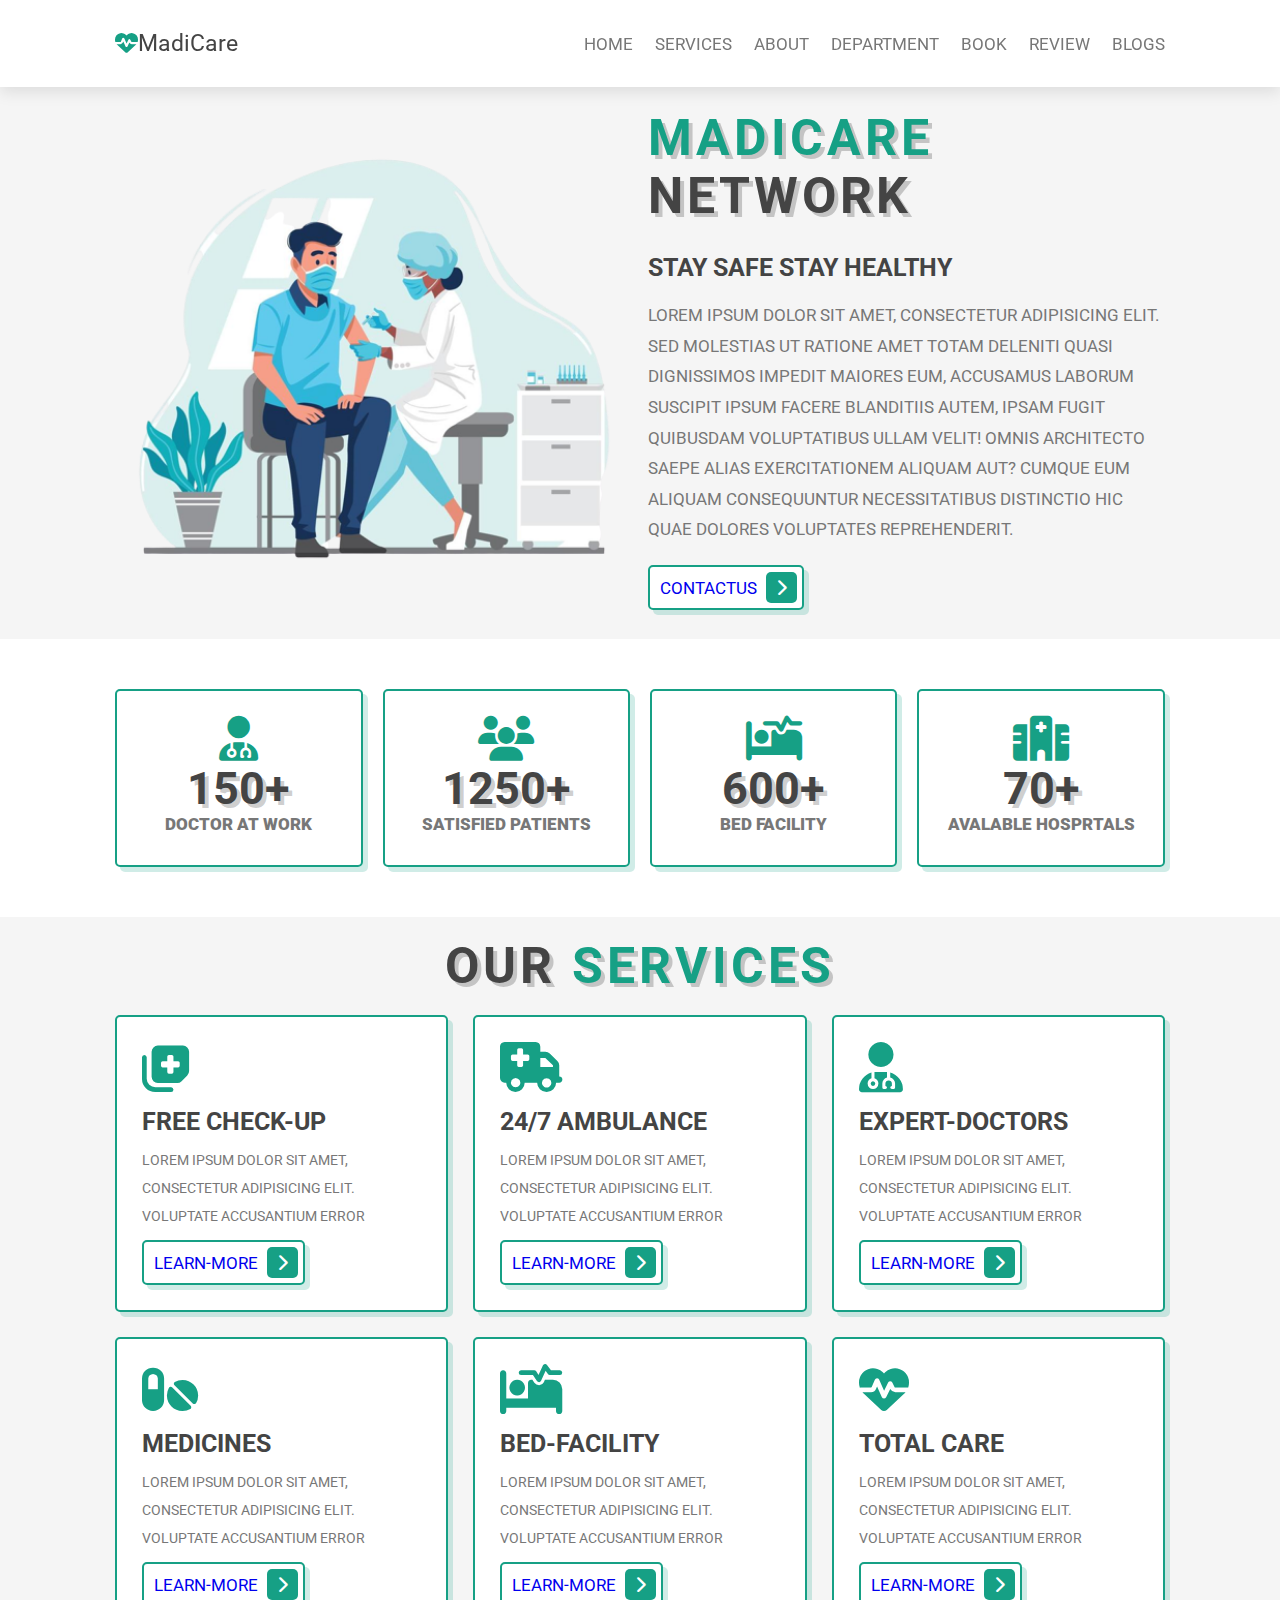
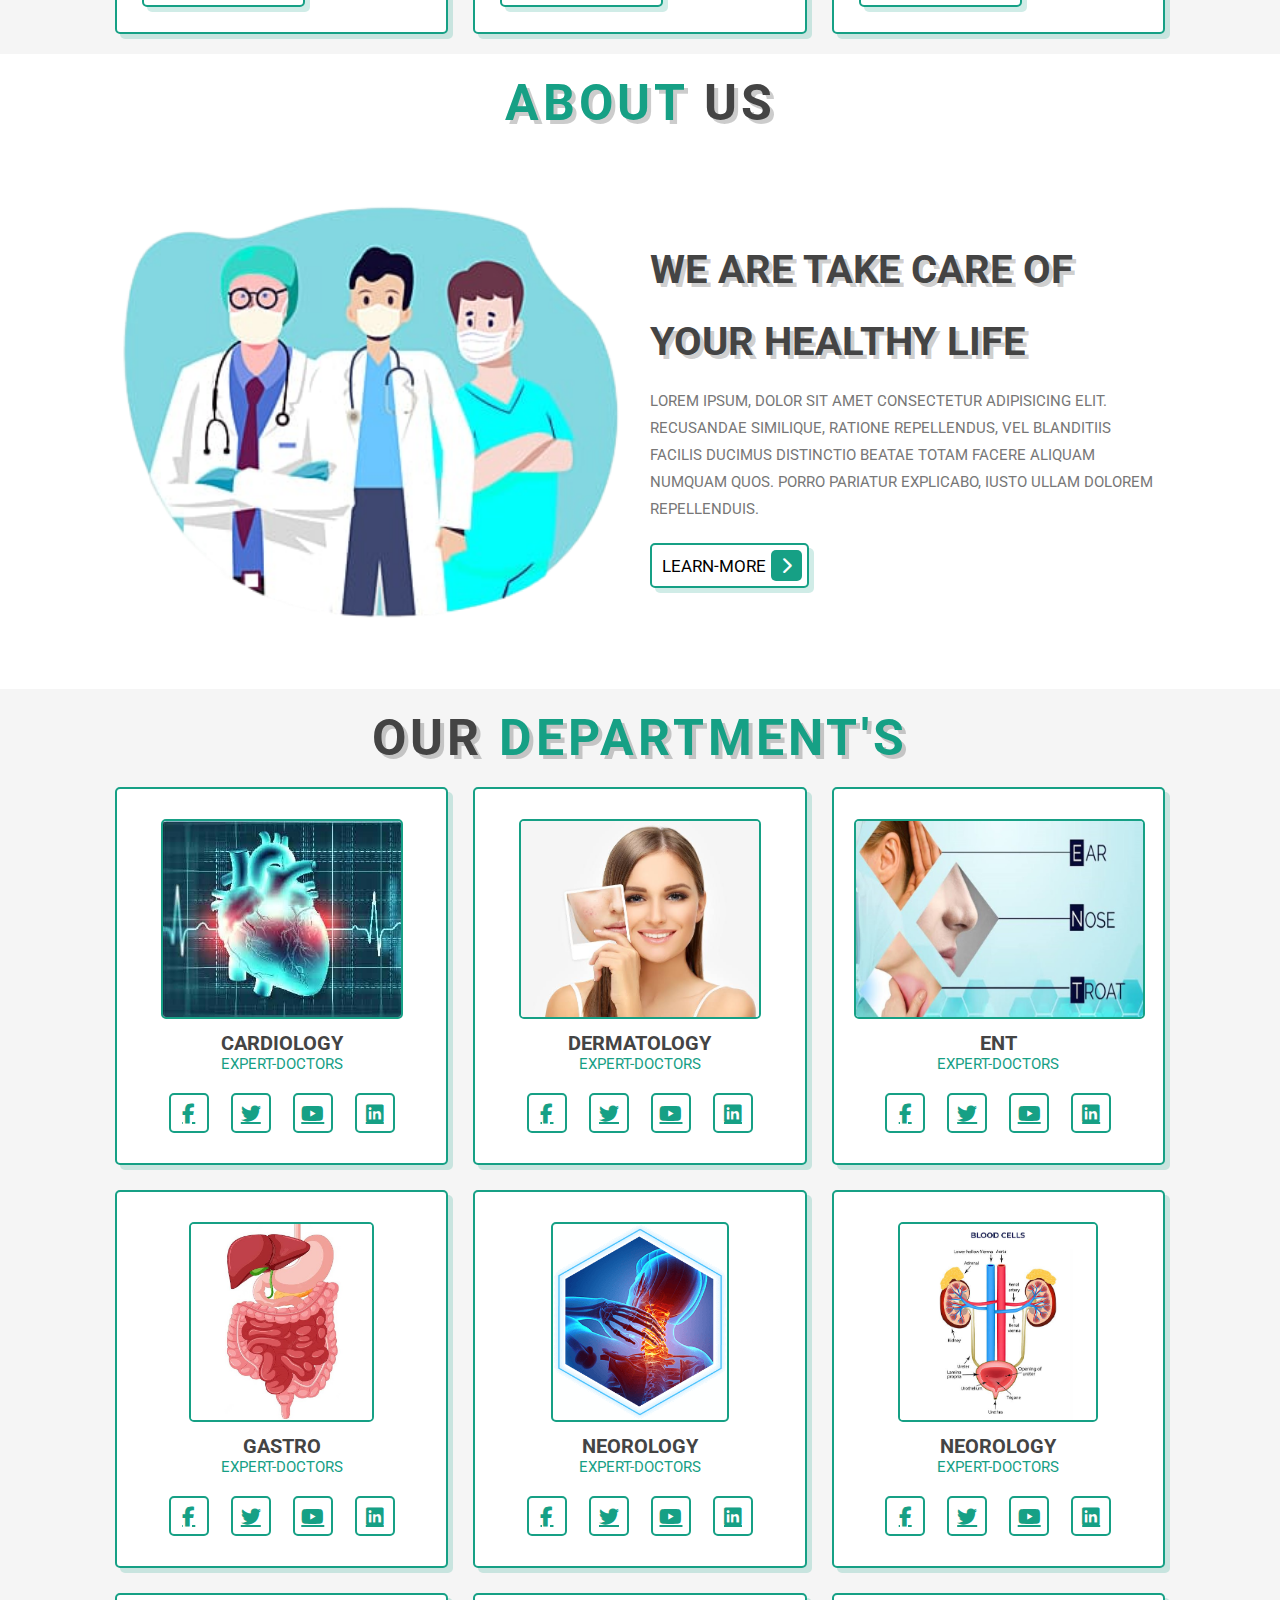
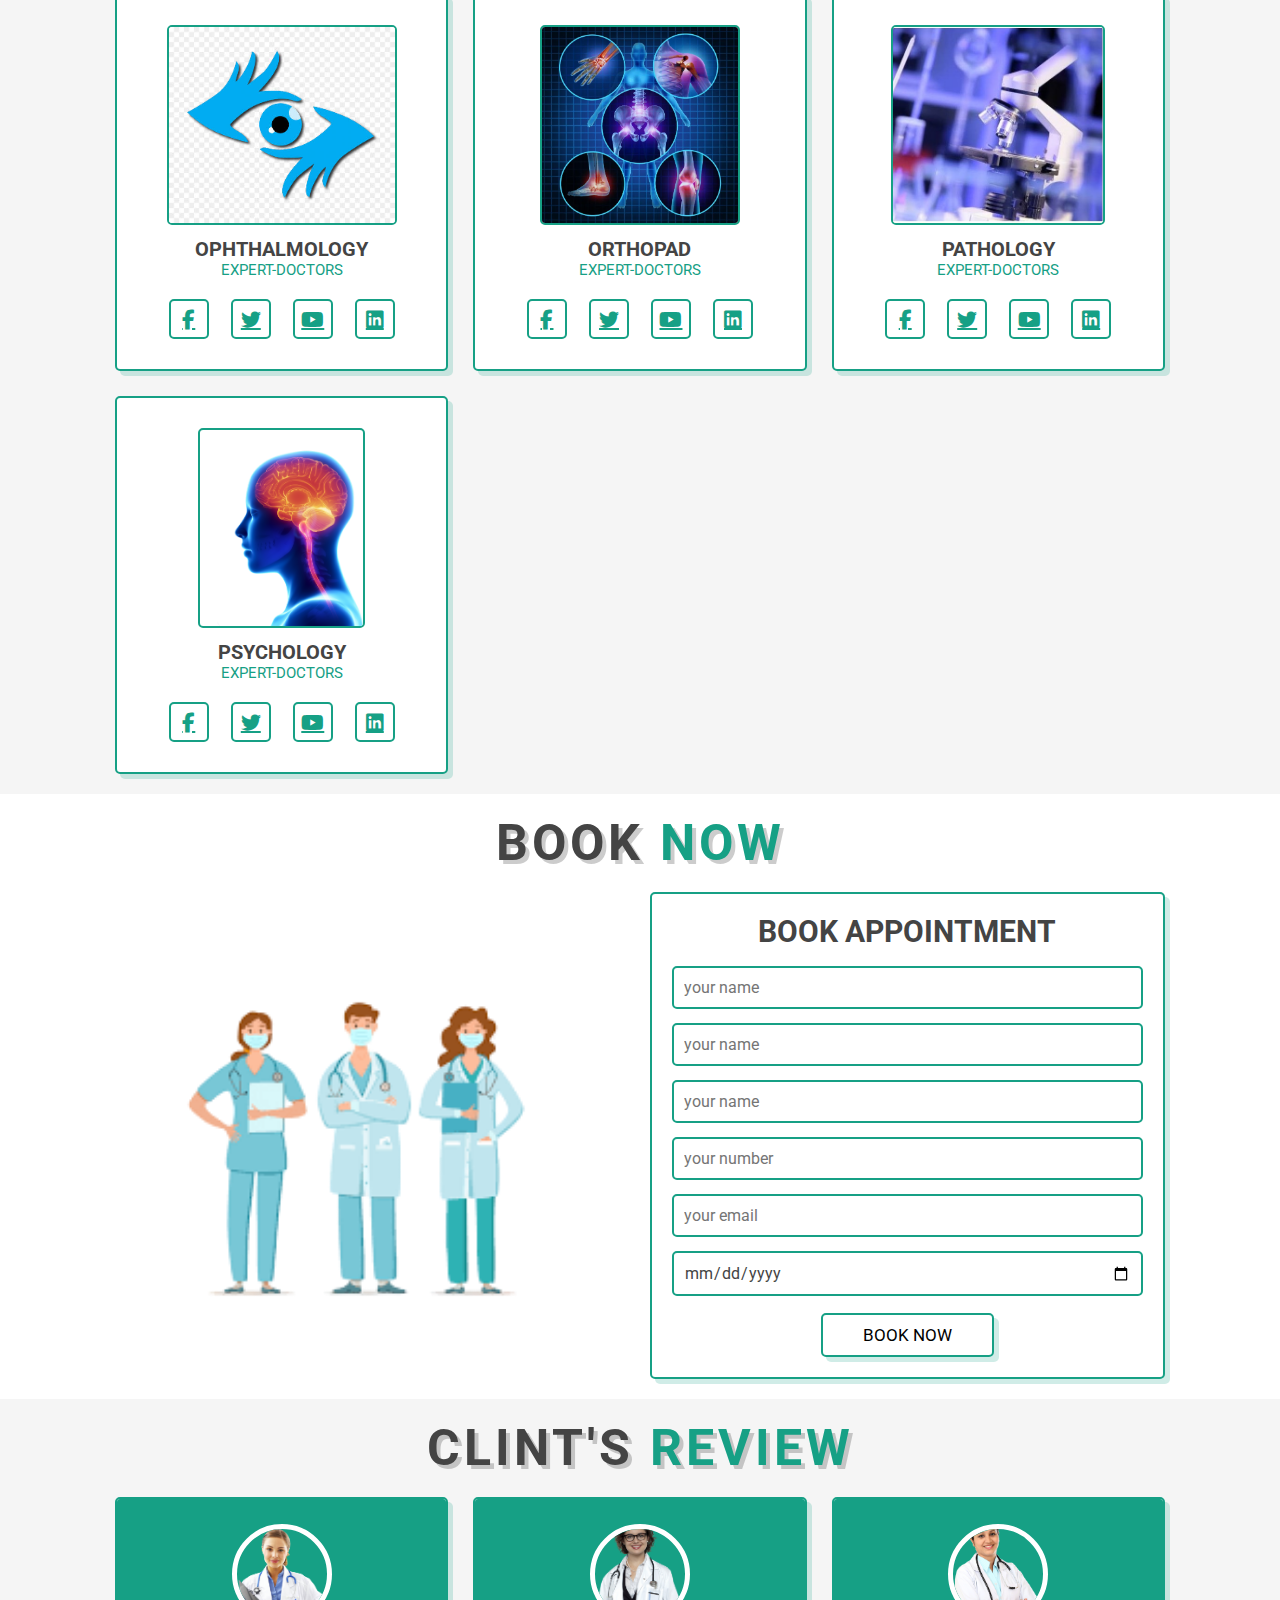
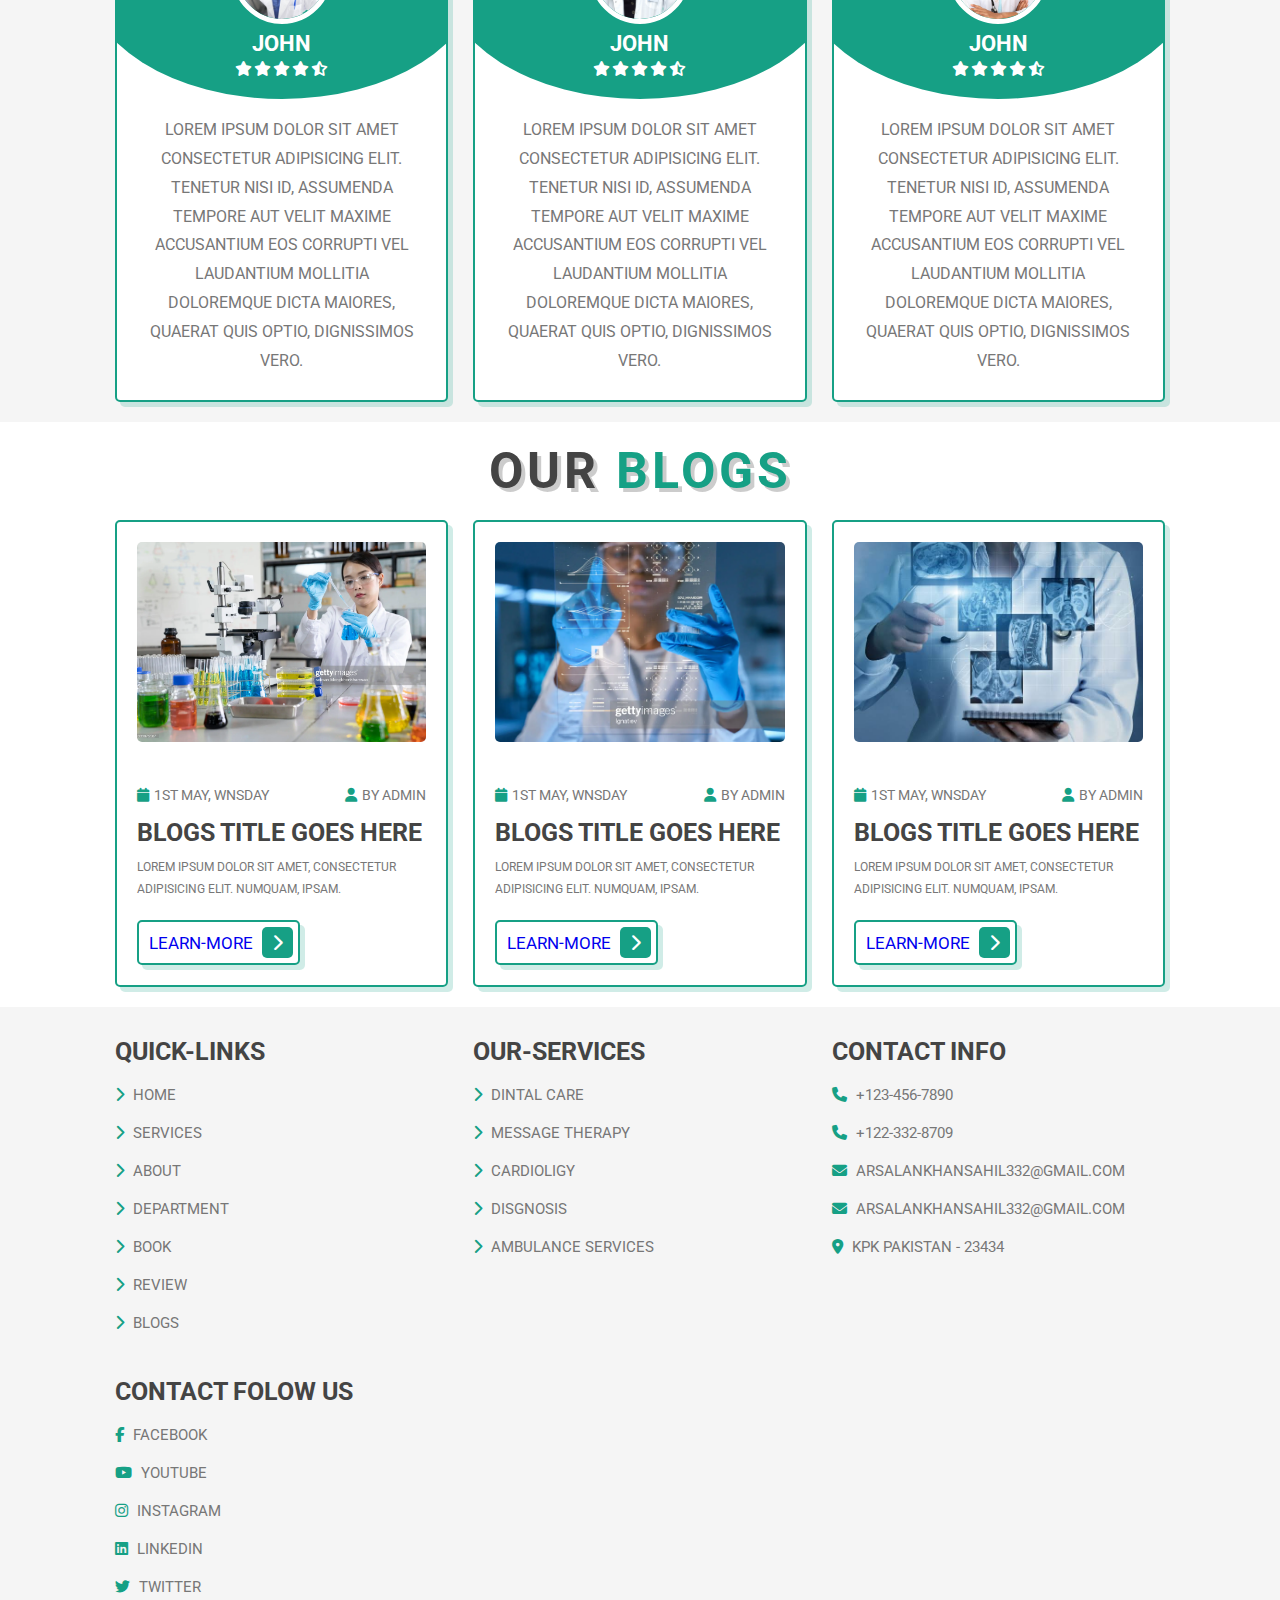
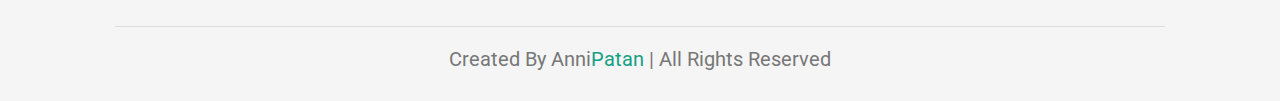
<file: index.html>
<!DOCTYPE html>
<html lang="en">

<head>
  <meta charset="UTF-8">
  <meta name="viewport" content="width=device-width, initial-scale=1.0">
  <title>Doctor-Network</title>
  <!-- <link rel="stylesheet" href="style.css1"> -->
  <!-- <link href="https://unpkg.com/boxicons@2.1.4/css/boxicons.min.css" rel="stylesheet" /> -->
  <!-- <script src="https://kit.fontawesom.com/a076d05399.js"></script> -->
  <!-- <link rel="stylesheet" href="https://cdnjs.cloudflare.com/ajax/libs/simple-icons/9.7.0/simpleicons.svg"> -->
  <link rel="stylesheet" href="https://cdnjs.cloudflare.com/ajax/libs/font-awesome/6.4.0/css/all.min.css">
  <link rel="stylesheet" href="style.css">
</head>

<body>

  <header class="header">
    <a href="#" class="logo"> <i class="fas fa-heartbeat"></i>MadiCare</a>
      <div id="menu-btn" class="fas fa-bars"></div>
    <nav class="navbar ">

      <a href="#home"></i>Home</a>
      <a href="#services">services</a>
      <a href="#about">about</a>
      <a href="#department">department</a>
      <a href="#book">book</a>
      <a href="#review">review</a>
      <a href="#blogs">blogs</a>
    </nav>

  </header>

  <!-- home section start here  -->
  <section id="home" class="home">

    <div class="image">
      <img src="image/home.png" alt="">
    </div>
    <div class="contact">
      <h1 class="heading"><span>MadiCare</span> Network</h1>
      <h3>stay safe stay healthy</h3>
      <p>Lorem ipsum dolor sit amet, consectetur adipisicing elit. Sed molestias ut ratione amet totam deleniti quasi
        dignissimos impedit maiores eum, accusamus laborum suscipit ipsum facere blanditiis autem, ipsam fugit quibusdam
        voluptatibus ullam velit! Omnis architecto saepe alias exercitationem aliquam aut? Cumque eum aliquam
        consequuntur necessitatibus distinctio hic quae dolores voluptates reprehenderit.</p>
      <a href="#" class="btn">ContactUs <span class="fas fa-chevron-right"></span></a>
    </div>
  </section>


  <!-- home section ends here  -->

  <!-- icon section start here  -->

  <section class="icons-container">
    <div class="icons">
      <i class="fas fa-user-md">
        <h3>150+</h3>
        <p>doctor at work</p>
      </i>
    </div>

    <div class="icons">
      <i class="fas fa-users">
        <h3>1250+</h3>
        <p>satisfied patients</p>
      </i>
    </div>

    <div class="icons">
      <i class="fas fa-procedures">
        <h3>600+</h3>
        <p>bed facility</p>
      </i>
    </div>

    <div class="icons">
      <i class="fas fa-hospital">
        <h3>70+</h3>
        <p>avalable hosprtals</p>
      </i>
    </div>



  </section>
  <!-- icon section end here  -->

  <!-- services section start here  -->

  <section id="services" class="services">
    <h1 class="heading">our <span>services</span></h1>
    <div class="box-container">


      <div class="box">
        <i class="fas fa-notes-medical"></i>
        <h3>free check-up</h3>
        <p>Lorem ipsum dolor sit amet, consectetur adipisicing elit. Voluptate accusantium error </p>
        <a href="#" class="btn">learn-more <span class="fas fa-chevron-right"></span></a>
      </div>

      <div class="box">
        <i class="fas fa-ambulance"></i>
        <h3>24/7 ambulance</h3>
        <p>Lorem ipsum dolor sit amet, consectetur adipisicing elit. Voluptate accusantium error </p>
        <a href="#" class="btn">learn-more <span class="fas fa-chevron-right"></span></a>
      </div>

      <div class="box">
        <i class="fas fa-user-md"></i>
        <h3>expert-doctors</h3>
        <p>Lorem ipsum dolor sit amet, consectetur adipisicing elit. Voluptate accusantium error </p>
        <a href="#" class="btn">learn-more <span class="fas fa-chevron-right"></span></a>
      </div>

      <div class="box">
        <i class="fas fa-pills"></i>
        <h3>medicines</h3>
        <p>Lorem ipsum dolor sit amet, consectetur adipisicing elit. Voluptate accusantium error </p>
        <a href="#" class="btn">learn-more <span class="fas fa-chevron-right"></span></a>
      </div>

      <div class="box">
        <i class="fas fa-procedures"></i>
        <h3>bed-facility</h3>
        <p>Lorem ipsum dolor sit amet, consectetur adipisicing elit. Voluptate accusantium error </p>
        <a href="#" class="btn">learn-more <span class="fas fa-chevron-right"></span></a>
      </div>

      <div class="box">
        <i class="fas fa-heartbeat"></i>
        <h3>total care</h3>
        <p>Lorem ipsum dolor sit amet, consectetur adipisicing elit. Voluptate accusantium error </p>
        <a href="#" class="btn">learn-more <span class="fas fa-chevron-right"></span></a>
      </div>


    </div>
  </section>


  <!-- services section end here  -->

  <!--  about section start here  -->


  <section id="about" class="about">
    <h1 class="heading"><span>about</span> us</h1>

    <div class="row">

      <div class="image">
        <img src="/image/about.png" alt="">
        <!-- <img src="image/about.png" alt=""> -->
      </div>

      <div class="contact">
        <h3>we are take care of your healthy life</h3>
        <p>Lorem ipsum, dolor sit amet consectetur adipisicing elit. Recusandae similique, ratione repellendus, vel
          blanditiis facilis ducimus distinctio beatae totam facere aliquam numquam quos. Porro pariatur explicabo,
          iusto ullam dolorem repellenduis.</p>
        <p id="pera" style="display: none;">Lorem ipsum dolor sit amet, consectetur adipisicing elit. Non, quas magnam!
          Id corporis error omnis sed
          quisquam aliquid sunt. Accusantiuml.
          officia ad dolore. At aperiam, voluptatem culpa harum sunt quo ipsa eos! Dolorem assumenda, nihil ducimus
          nesciunt esse perferendis possimus numquam! Ducimus ad ab veniam in, labore non sapiente perspiciatis deserunt
          vel ipsa provident voluptas facere obcaecati quidem voluptatum quae tenetur, sed mollitia vero laudantium!
          Voluptas dolor quia animi tenetur architecto praesentium!</p>
        <a id="btn" class="btn" onclick="toggleHide()">learn-more<span class="fas fa-chevron-right"></span></a>
      </div>
    </div>


    </div>
  </section>



  <!--  about section end here  -->


  <!-- department section start here ============================================================================= -->
  <section class="department" id="department">
    <h1 class="heading">our <span>department's</span></h1>

    <div class="box-container">

      <div class="box">
        <img src="image/dep-image/cardiologist.jpeg" alt="">
        <h3>cardiology</h3>
        <span>expert-doctors</span>
        <div class="share">
          <a href="#" class="fab fa-facebook-f"></a>
          <a href="#" class="fab fa-twitter"></a>
          <a href="#" class="fab fa-youtube"></a>
          <a href="#" class="fab fa-linkedin"></a>
        </div>
         </div>

      <div class="box">
        <img src="image/dep-image/dermatology.jpeg" alt="">
        <h3>dermatology</h3>
        <span>expert-doctors</span>
        <div class="share">
          <a href="#" class="fab fa-facebook-f"></a>
          <a href="#" class="fab fa-twitter"></a>
          <a href="#" class="fab fa-youtube"></a>
          <a href="#" class="fab fa-linkedin"></a>
        </div>

      </div>

      <div class="box">
        <img src="image/dep-image/ent - 1.jpeg" alt="">
        <h3>ent</h3>
        <span>expert-doctors</span>
        <div class="share">
          <a href="#" class="fab fa-facebook-f"></a>
          <a href="#" class="fab fa-twitter"></a>
          <a href="#" class="fab fa-youtube"></a>
          <a href="#" class="fab fa-linkedin"></a>
        </div>

      </div>

      <div class="box">
        <img src="image/dep-image/gastrointestinal.jpeg" alt="">
        <h3>gastro</h3>
        <span>expert-doctors</span>
        <div class="share">
          <a href="#" class="fab fa-facebook-f"></a>
          <a href="#" class="fab fa-twitter"></a>
          <a href="#" class="fab fa-youtube"></a>
          <a href="#" class="fab fa-linkedin"></a>
        </div>

      </div>

      <div class="box">
        <img src="image/dep-image/neoro.png" alt="">
        <h3>neorology</h3>
        <span>expert-doctors</span>
        <div class="share">
          <a href="#" class="fab fa-facebook-f"></a>
          <a href="#" class="fab fa-twitter"></a>
          <a href="#" class="fab fa-youtube"></a>
          <a href="#" class="fab fa-linkedin"></a>
        </div>

      </div>

      <div class="box">
        <img src="image/dep-image/nephrology.jpeg" alt="">
        <h3>neorology</h3>
        <span>expert-doctors</span>
        <div class="share">
          <a href="#" class="fab fa-facebook-f"></a>
          <a href="#" class="fab fa-twitter"></a>
          <a href="#" class="fab fa-youtube"></a>
          <a href="#" class="fab fa-linkedin"></a>
        </div>

      </div>

      <div class="box">
        <img src="image/dep-image/ophthalmology.jpeg" alt="">
        <h3>ophthalmology</h3>
        <span>expert-doctors</span>
        <div class="share">
          <a href="#" class="fab fa-facebook-f"></a>
          <a href="#" class="fab fa-twitter"></a>
          <a href="#" class="fab fa-youtube"></a>
          <a href="#" class="fab fa-linkedin"></a>
        </div>

      </div>

      <div class="box">
        <img src="image/dep-image/orthopad.webp" alt="">
        <h3>orthopad</h3>
        <span>expert-doctors</span>
        <div class="share">
          <a href="#" class="fab fa-facebook-f"></a>
          <a href="#" class="fab fa-twitter"></a>
          <a href="#" class="fab fa-youtube"></a>
          <a href="#" class="fab fa-linkedin"></a>
        </div>
      </div>

      <div class="box">
        <img src="image/dep-image/pathology 1.jpeg" alt="">
        <h3>pathology</h3>
        <span>expert-doctors</span>
        <div class="share">
          <a href="#" class="fab fa-facebook-f"></a>
          <a href="#" class="fab fa-twitter"></a>
          <a href="#" class="fab fa-youtube"></a>
          <a href="#" class="fab fa-linkedin"></a>
        </div>
      </div>

      <div class="box">
        <img src="image/dep-image/psychology.png" alt="">
        <h3>psychology</h3>
        <span>expert-doctors</span>
        <div class="share">
          <a href="#" class="fab fa-facebook-f"></a>
          <a href="#" class="fab fa-twitter"></a>
          <a href="#" class="fab fa-youtube"></a>
          <a href="#" class="fab fa-linkedin"></a>
        </div>
      </div>

    </div>
  </section>


  <!-- doctor section end here  ============================================================================-->


  <!-- booking section start here ============================================================== -->
  <section id="book" class="book">

    <h1 class="heading">book <span>now</span></h1>

    <div class="row">

      <div class="image">
        <img src="image/3dr.png" alt="">
      </div>

      <form action="">
        <h3>book appointment</h3>
        <input type="text" placeholder="your name" class="box">
        <input type="text" placeholder="your name" class="box">
        <input type="text" placeholder="your name" class="box">
        <input type="number" placeholder="your number" class="box">
        <input type="email" placeholder="your email" class="box">
        <input type="date" class="box">
        <input type="submit" value="book now" class="btn">
      </form>
    </div>
  </section>



  <!-- booking section end here  -->



  <!-- review section start here  -->

  <section id="review" class="review">
    <h1 class="heading">clint's <span>review</span></h1>

    <div class="box-container">

      <div class="box">
        <img src="image/doctor1.png" alt="">
        <h3>john</h3>
        <div class="stars">
          <i class="fas fa-star"></i>
          <i class="fas fa-star"></i>
          <i class="fas fa-star"></i>
          <i class="fas fa-star"></i>
          <i class="fas fa-star-half-alt"></i>
        </div>
        <p class="text">Lorem ipsum dolor sit amet consectetur adipisicing elit. Tenetur nisi id, assumenda tempore aut
          velit maxime
          accusantium eos corrupti vel laudantium mollitia doloremque dicta maiores, quaerat quis optio, dignissimos
          vero.</p>

      </div>

      <div class="box">
        <img src="image/doctor2.png" alt="">
        <h3>john</h3>
        <div class="stars">
          <i class="fas fa-star"></i>
          <i class="fas fa-star"></i>
          <i class="fas fa-star"></i>
          <i class="fas fa-star"></i>
          <i class="fas fa-star-half-alt"></i>
        </div>
        <p class="text">Lorem ipsum dolor sit amet consectetur adipisicing elit. Tenetur nisi id, assumenda tempore aut
          velit maxime
          accusantium eos corrupti vel laudantium mollitia doloremque dicta maiores, quaerat quis optio, dignissimos
          vero.</p>

      </div>

      <div class="box">
        <img src="image/doctor3.png" alt="">
        <h3>john</h3>
        <div class="stars">
          <i class="fas fa-star"></i>
          <i class="fas fa-star"></i>
          <i class="fas fa-star"></i>
          <i class="fas fa-star"></i>
          <i class="fas fa-star-half-alt"></i>
        </div>
        <p class="text">Lorem ipsum dolor sit amet consectetur adipisicing elit. Tenetur nisi id, assumenda tempore aut
          velit maxime
          accusantium eos corrupti vel laudantium mollitia doloremque dicta maiores, quaerat quis optio, dignissimos
          vero.</p>

      </div>
    </div>
  </section>





  <!-- review section end here  -->





  <!-- blogs section starts here  -->
  <section class="blogs" id="blogs">
    <h1 class="heading">our <span>blogs</span></h1>

    <div class="box-container">

      <div class="box">
        <div class="image">
          <img src="image/dep-image/gettyimages-1333975507-2048x2048.webp" alt="">
        </div>
        <div class="content">
          <div class="icon">
            <a href="#"><i class="fas fa-calendar"></i>1st may, wnsday</a>
            <a href="#"><i class="fas fa-user"></i>by admin</a>
          </div>
          <h3>blogs title goes here</h3>
          <p>Lorem ipsum dolor sit amet, consectetur adipisicing elit. Numquam, ipsam.</p>
          <a href="#" class="btn">learn-more <span class="fas fa-chevron-right"></span></a>

        </div>
      </div>

      <div class="box">
        <div class="image">
          <img src="image/dep-image/gettyimages-1402122896-2048x2048.webp" alt="">
        </div>
        <div class="content">
          <div class="icon">
            <a href="#"><i class="fas fa-calendar"></i>1st may, wnsday</a>
            <a href="#"><i class="fas fa-user"></i>by admin</a>
          </div>
          <h3>blogs title goes here</h3>
          <p>Lorem ipsum dolor sit amet, consectetur adipisicing elit. Numquam, ipsam.</p>
          <a href="#" class="btn">learn-more <span class="fas fa-chevron-right"></span></a>

        </div>
      </div>

      <div class="box">
        <div class="image">
          <img src="image/dep-image/radiology.jpeg" alt="">
        </div>
        <div class="content">
          <div class="icon">
            <a href="#"><i class="fas fa-calendar"></i>1st may, wnsday</a>
            <a href="#"><i class="fas fa-user"></i>by admin</a>
          </div>
          <h3>blogs title goes here</h3>
          <p>Lorem ipsum dolor sit amet, consectetur adipisicing elit. Numquam, ipsam.</p>
          <a href="#" class="btn">learn-more <span class="fas fa-chevron-right"></span></a>

        </div>
      </div>






    </div>
  </section>




  <!-- blogs section end here  -->

  <!-- footer section start here  -->
  <section class="footer">

    <div class="box-container">

      <div class="box">
        <h3>quick-links</h3>
        <a href="#home"><i class="fas fa-chevron-right"></i> home</a>
        <a href="#services"><i class="fas fa-chevron-right"></i> services</a>
        <a href="#about"><i class="fas fa-chevron-right"></i> about</a>
        <a href="#department"><i class="fas fa-chevron-right"></i> department</a>
        <a href="#book"><i class="fas fa-chevron-right"></i> book</a>
        <a href="#review"><i class="fas fa-chevron-right"></i> review</a>
        <a href="#blogs"><i class="fas fa-chevron-right"></i> blogs</a>
      </div>



      <div class="box">
        <h3>our-services</h3>
        <a href="#"><i class="fas fa-chevron-right"></i> dintal care</a>
        <a href="#"><i class="fas fa-chevron-right"></i> message therapy</a>
        <a href="#"><i class="fas fa-chevron-right"></i> cardioligy</a>
        <a href="#"><i class="fas fa-chevron-right"></i> disgnosis</a>
        <a href="#"><i class="fas fa-chevron-right"></i> ambulance services</a>
      </div>



      <div class="box">
        <h3>Contact info</h3>
        <a href="#"><i class="fas fa-phone"></i> +123-456-7890</a>
        <a href="#"><i class="fas fa-phone"></i> +122-332-8709</a>
        <a href="#"><i class="fas fa-envelope"></i> arsalankhansahil332@gmail.com</a>
        <a href="#"><i class="fas fa-envelope"></i> arsalankhansahil332@gmail.com</a>
        <a href="#"><i class="fas fa-map-marker-alt"></i> kpk pakistan - 23434</a>
      </div>


      <div class="box">
        <h3>Contact folow us</h3>
        <a href="#"><i class="fab fa-facebook-f"></i> facebook</a>
        <a href="#"><i class="fab fa-youtube"></i> youtube</a>
        <a href="#"><i class="fab fa-instagram"></i> instagram</a>
        <a href="#"><i class="fab fa-linkedin"></i> linkedin</a>
        <a href="#"><i class="fab fa-twitter"></i> twitter</a>
      </div>


    </div>
    <div class="cradit">Created By Anni<span>Patan</span> | All Rights Reserved</div>
  </section>
















  <script src="script.js"></script>
</body>

</html>
</file>
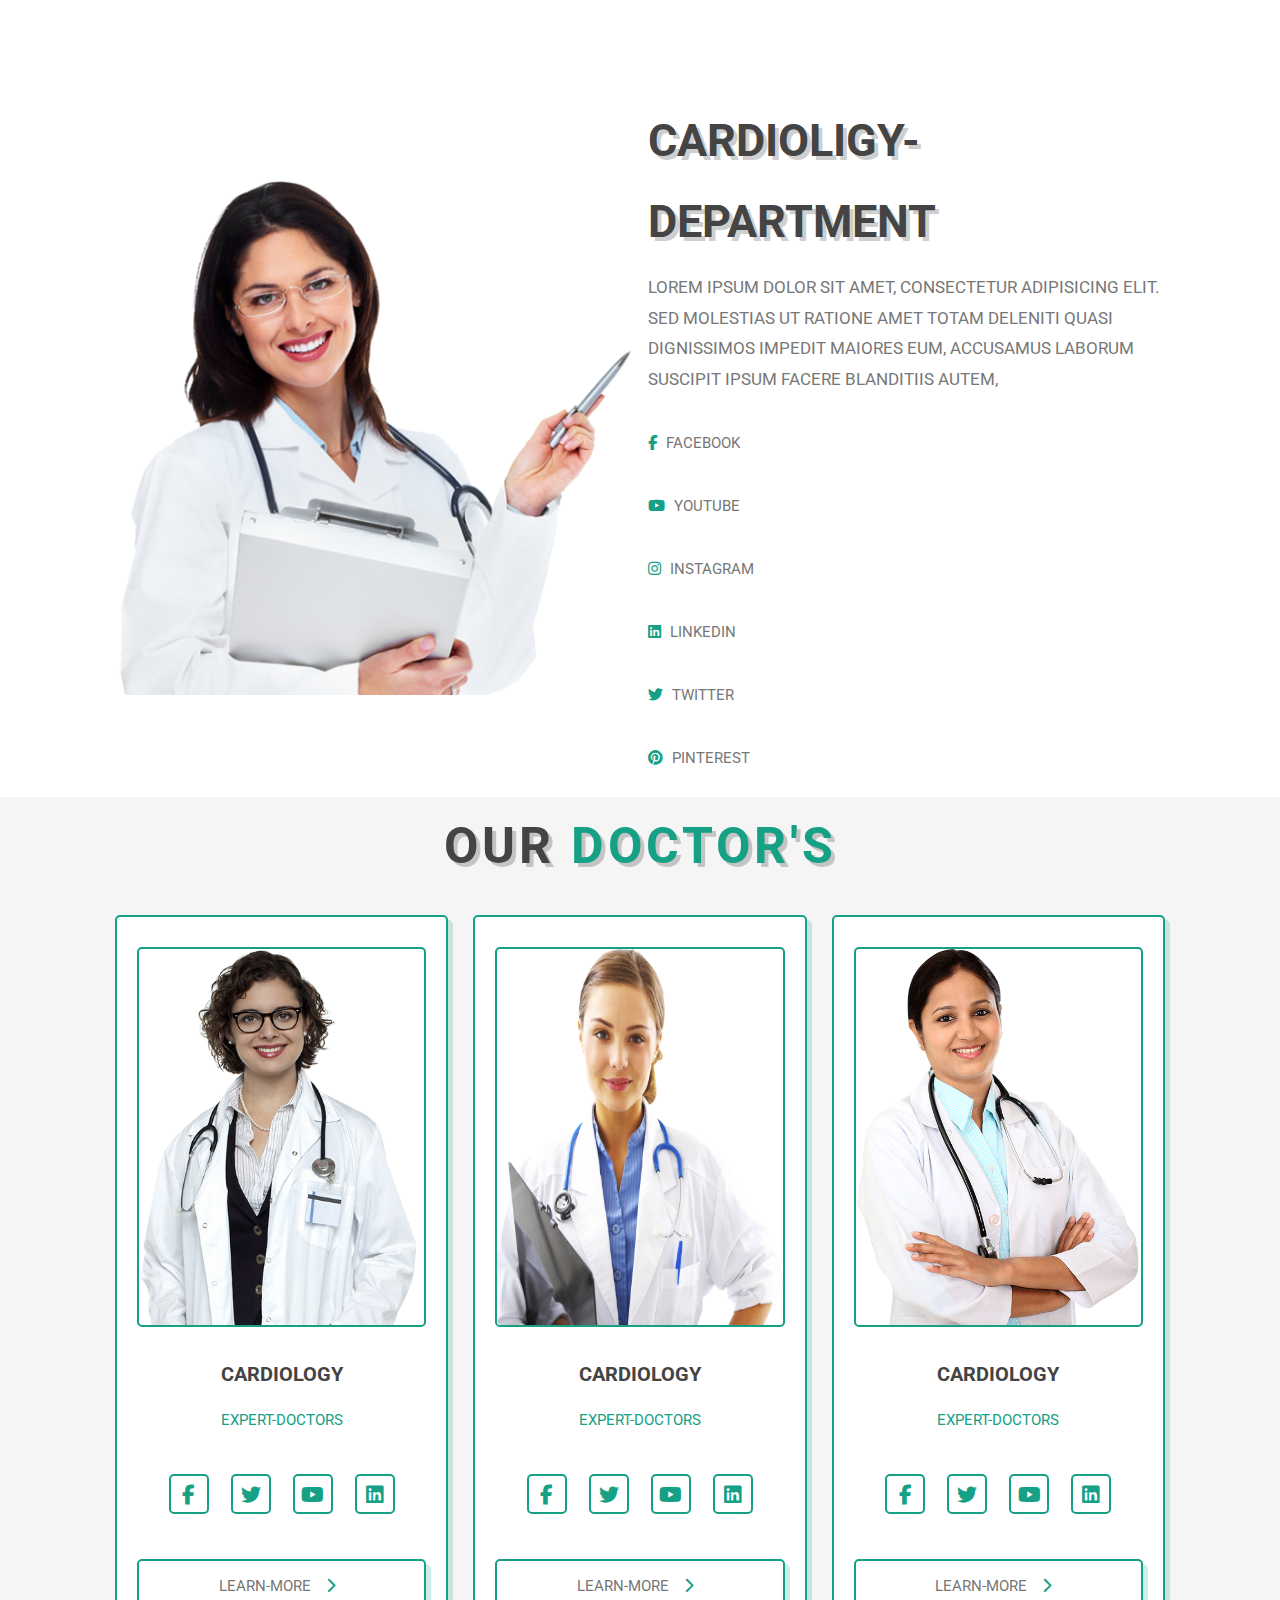
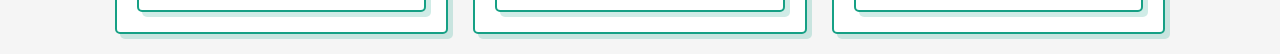
<file: departments/catdiology.html>
<!DOCTYPE html>
<html lang="en">
<head>
    <meta charset="UTF-8">
    <meta name="viewport" content="width=device-width, initial-scale=1.0">
    <title>Document</title>
    <link rel="stylesheet" href="https://cdnjs.cloudflare.com/ajax/libs/font-awesome/6.4.0/css/all.min.css">
    <link rel="stylesheet" href="dep-style.css">
</head>
<body>
    
    <section id="home" class="home">
        <div class="image">
          <img src="/image/doctor4.png" alt="">
        </div>
        <div class="contact">
          <h3>cardioligy-department</h3>
          <p>Lorem ipsum dolor sit amet, consectetur adipisicing elit. Sed molestias ut ratione amet totam deleniti quasi
            dignissimos impedit maiores eum, accusamus laborum suscipit ipsum facere blanditiis autem,</p>
          
        
          
          <div class="box">
            <a href="#"><i class="fab fa-facebook-f"></i> facebook</a>
            <a href="#"><i class="fab fa-youtube"></i> youtube</a>
            <a href="#"><i class="fab fa-instagram"></i> instagram</a>
            <a href="#"><i class="fab fa-linkedin"></i> linkedin</a>
            <a href="#"><i class="fab fa-twitter"></i> twitter</a>
            <a href="#"><i class="fab fa-pinterest"></i> pinterest</a>
          </div>
        </div>
        <!-- <a href="#" class="btn">ContactUs <span class="fas fa-chevron-right"></span></a> -->
      </section>

<!-- doctor section is here  -->

      <section class="doctor" id="doctor">
        <h1 class="heading">our <span>doctor's</span></h1>
    
        <div class="box-container">
    
          <div class="box">
            <img src="/image/doctor2.png" alt="">
            <h3>cardiology</h3>
            <span>expert-doctors</span>
            <div class="share">
              <a href="#" class="fab fa-facebook-f"></a>
              <a href="#" class="fab fa-twitter"></a>
              <a href="#" class="fab fa-youtube"></a>
              <a href="#" class="fab fa-linkedin"></a>
            </div>
            <a href="departments/catdiology.html" class="btn">learn-more<span class="fas fa-chevron-right"></span></a>
          </div>
    
          <div class="box">
            <img src="/image/doctor1.png" alt="">
            <h3>cardiology</h3>
            <span>expert-doctors</span>
            <div class="share">
              <a href="#" class="fab fa-facebook-f"></a>
              <a href="#" class="fab fa-twitter"></a>
              <a href="#" class="fab fa-youtube"></a>
              <a href="#" class="fab fa-linkedin"></a>
            </div>
            <a href="departments/catdiology.html" class="btn">learn-more<span class="fas fa-chevron-right"></span></a>
          </div>
    
          <div class="box">
            <img src="/image/doctor3.png" alt="">
            <h3>cardiology</h3>
            <span>expert-doctors</span>
            <div class="share">
              <a href="#" class="fab fa-facebook-f"></a>
              <a href="#" class="fab fa-twitter"></a>
              <a href="#" class="fab fa-youtube"></a>
              <a href="#" class="fab fa-linkedin"></a>
            </div>
            <a href="departments/catdiology.html" class="btn">learn-more<span class="fas fa-chevron-right"></span></a>
          </div>


</body>
</html>
</file>
<file: style.css>
@import url('https://fonts.googleapis.com/css2?family=Roboto:wght@300;400&display=swap');
@import url('https://fonts.googleapis.com/css2?family=Poppins:ital,wght@0,200;0,300;1,200;1,500;1,700&family=Roboto:wght@300;400&display=swap');



:root {
    --green: #16a085;
    --black: #444;
    --light-color: #777;
    --box-shadow: .5rem .5rem 0 rgba(22, 160, 133, .2);
    --text-shadow: .4rem .4rem 0 rgba(0, 0, 0, .2);
    --border: .2rem solid var(--green);
}



* {
    font-family: 'Roboto', sans-serif;
    margin: 0;
    padding: 0;
    box-sizing: border-box;
    outline: none;
    border: none;
    text-transform: uppercase;
    transition: all .2s ease-out;
}

html {
    font-size: 62.5%;
    /* overflow: hidden; */
    scroll-padding-top: 7rem;
    scroll-behavior: smooth;
}

section {
    padding: 2rem 9%;
}

section:nth-child(even) {
    background: #f5f5f5;
}

.heading {
    text-align: center;
    padding-bottom: 2rem;
    text-shadow: var(--text-shadow);
    text-transform: uppercase;
    color: var(--black);
    font-size: 5rem;
    letter-spacing: .4rem;
}

.heading span {
    text-transform: uppercase;
    color: var(--green);
}




/* css for all button in this website is here  */
.btn {
    display: inline-block;
    margin-top: 1rem;
    padding: .5rem;
    padding-left: 1rem;
    border: var(--border);
    border-radius: .5rem;
    box-shadow: var(--box-shadow);
    background: #fff;
    cursor: pointer;
    font-size: 1.7rem;
}

.btn {
    text-decoration: none;
}

.contact a {
    text-decoration: none;
}

.btn span {
    padding: .7rem 1rem;
    border-radius: .5rem;
    background: var(--green);
    color: #fff;
    margin-left: .5rem;
}

.btn:hover {
    background: var(--green);
    color: #fff;
}

.btn:hover span {
    background: #fff;
    color: var(--green);
    margin-left: 1rem;
}

/* btn css is end here  */




.header {
    padding: 3rem 9%;
    position: fixed;
    top: 0;
    left: 0;
    right: 0;
    z-index: 1000;
    box-shadow: 0 .5rem 1.5rem rgba(0, 0, 0, .1);
    display: flex;
    align-items: center;
    justify-content: space-between;
    background: #fff;
}

.header .logo {
    font-size: 2.3rem;
    color: var(--black);
    text-decoration: none;
    text-transform: none;
}

.header .logo i {
    color: var(--green);
}

.header .navbar a {
    font-size: 1.7rem;
    color: var(--light-color);
    margin-left: 2rem;
    text-decoration: none;
}

.header .navbar a:hover {
    color: var(--green);
}

#menu-btn {
    font-size: 2.5rem;
    border-radius: .5rem;
    background: #eee;
    color: var(--green);
    padding: 1rem 1.5rem;
    cursor: pointer;
    display: none;
}

.header .navbar i {
    display: none;
}

/* home section srtart here =================================================================
============================================================================================= */


.home {
    display: flex;
    align-items: center;
    flex-wrap: wrap;
    gap: 1.5rem;
    padding-top: 10rem;
}

.home .image {
    flex: 1 1 45rem;
}

.home .image img {
    width: 100%;
}

.home .contact {
    flex: 1 1 45rem;
}

.home .contact h1 {
    text-align: left;
}

.home .contact h3 {
    font-size: 2.5rem;
    color: var(--black);
    line-height: 1.8;
}

.home .contact p {
    font-size: 1.7rem;
    color: var(--light-color);
    line-height: 1.8;
    padding: 1rem 0;
}

/* icons section is here ============================================== */

.icons-container {
    display: grid;
    gap: 2rem;
    grid-template-columns: repeat(auto-fit, minmax(20rem, 1fr));
    padding-top: 5rem;
    padding-bottom: 5rem;
}

.icons-container .icons {
    border: var(--border);
    box-shadow: var(--box-shadow);
    border-radius: .5rem;
    text-align: center;
    padding: 2.5rem;
}

.icons-container .icons i {
    font-size: 4.5rem;
    color: var(--green);
    padding-bottom: .7rem;
}

.icons-container .icons h3 {
    font-size: 4.5rem;
    color: var(--black);
    padding: .5rem 0;
    text-shadow: var(--text-shadow);
}

.icons-container .icons p {
    font-size: 1.7rem;
    color: var(--light-color);
}


/* services section stat here========================================================================  */
.services .box-container {
    display: grid;
    grid-template-columns: repeat(auto-fit, minmax(30rem, 1fr));
    gap: 2.5rem;
}

.services .box-container .box {
    background: #fff;
    border-radius: .5rem;
    box-shadow: var(--box-shadow);
    border: var(--border);
    padding: 2.5rem;
}

.services .box-container .box i {
    font-size: 5rem;
    color: var(--green);
    padding-bottom: .5rem;
}

.services .box-container .box h3 {
    font-size: 2.5rem;
    padding: 1rem 0;
    color: var(--black);
}

.services .box-container .box p {
    font-size: 1.4rem;
    line-height: 2;
    color: var(--light-color);
}

/* about section stat here========================================================================  */

.about .row {
    display: flex;
    align-items: center;
    flex-wrap: wrap;
    gap: 2rem;
}

.about .row .image {
    flex: 1 1 45rem;
}

.about .row .image img {
    width: 100%;
}

.about .row .contact {
    flex: 1 1 45rem;
}

.about .row .contact h3 {
    color: var(--black);
    text-shadow: var(--text-shadow);
    font-size: 4rem;
    line-height: 1.8;
}

.about .row .contact p {
    color: var(--light-color);
    padding: 1rem 0;
    font-size: 1.5rem;
    line-height: 1.8;
}



/* department section stat here========================================================================  */
.department .box-container {
    display: grid;
    grid-template-columns: repeat(auto-fit, minmax(30rem, 1fr));
    gap: 2.5rem;
}

.department .box-container .box {
    text-align: center;
    background: #fff;
    border-radius: .5rem;
    border: var(--border);
    box-shadow: var(--box-shadow);
    padding: 2rem;
}

.department .box-container .box img {
    height: 20rem;
    border-radius: .5rem;
    border: var(--border);
    margin-top: 1rem;
    margin-bottom: 1rem;
}

.department .box-container .box h3 {
    color: var(--black);
    font-size: 2rem;
}

.department .box-container .box span {
    color: var(--green);
    font-size: 1.5rem;
}

.department .box-container .box .share {
    padding-top: 1rem;
}

.department .box-container .box .share a {
    height: 4rem;
    width: 4rem;
    justify-content: center;
    line-height: 3.7rem;
    font-size: 2rem;
    color: var(--green);
    border-radius: .5rem;
    border: var(--border);
    margin: 1rem;
    padding-bottom: 1rem;
}

.department .box-container .box .share a:hover {
    background: var(--green);
    color: #fff;
    box-shadow: var(--box-shadow);
}



/* booking section stat here========================================================================  */

.book .row {
    display: flex;
    align-items: center;
    flex-wrap: wrap;
    gap: 2rem;
}

.book .row .image {
    flex: 1 1 45rem;
}

.book .row .image img {
    width: 100%;
}

.book .row form {
    flex: 1 1 45rem;
    background: #fff;
    border: var(--border);
    box-shadow: var(--box-shadow);
    text-align: center;
    padding: 2rem;
    border-radius: .5rem;
}

.book .row form h3 {
    color: var(--black);
    padding-bottom: 1rem;
    font-size: 3rem;
}

.book .row form .box {
    width: 100%;
    margin: .7rem 0;
    border: var(--border);
    font-size: 1.6rem;
    padding: 1rem;
    border-radius: .5rem;
    color: var(--black);
    text-transform: none;
}

.book .row form .btn {
    padding: 1rem 4rem;
}


/* review section stat here========================================================================  */
.review .box-container {
    display: grid;
    grid-template-columns: repeat(auto-fit, minmax(30rem, 1fr));
    gap: 2.5rem;
}

.review .box-container .box {
    border: var(--border);
    box-shadow: var(--box-shadow);
    border-radius: .5rem;
    padding: 2.5rem;
    background: #fff;
    text-align: center;
    position: relative;
    overflow: hidden;
    z-index: 0;
}

.review .box-container .box img {
    height: 10rem;
    width: 10rem;
    border-radius: 50%;
    object-fit: cover;
    border: .5rem solid #fff;
}

.review .box-container .box h3 {
    color: #fff;
    font-size: 2.2rem;
    padding: .5rem 0;
}

.review .box-container .box .stars i {
    color: #fff;
    font-size: 1.5rem;
}

.review .box-container .box .text {
    color: var(--light-color);
    line-height: 1.8;
    font-size: 1.6rem;
    padding-top: 4rem;
}

.review .box-container .box::before {
    content: '';
    position: absolute;
    top: -10%;
    left: 50%;
    transform: translateX(-50%);
    background: var(--green);
    border-bottom-left-radius: 50%;
    border-bottom-right-radius: 50%;
    height: 25rem;
    width: 120%;
    z-index: -1;
}



/* blogs section stat here========================================================================  */
.blogs .box-container {
    display: grid;
    grid-template-columns: repeat(auto-fit, minmax(30rem, 1fr));
    gap: 2.5rem;
}

.blogs .box-container .box {
    border: var(--border);
    box-shadow: var(--box-shadow);
    border-radius: .5rem;
    padding: 2rem;
}

.blogs .box-container .box .image {
    height: 20rem;
    overflow: hidden;
    border-radius: .5rem;
}

.blogs .box-container .box .image img {
    height: 100%;
    width: 100%;
    object-fit: cover;
}

.blogs .box-container .box:hover .image img {
    transform: scale(1.2);
}

.blogs .box-container .content {
    padding-top: 3rem;
}

.blogs .box-container .content .icon {
    padding: 1.5rem 0;
    display: flex;
    align-items: center;
    justify-content: space-between;
}

.blogs .box-container .content .icon a {
    text-decoration: none;
    font-size: 1.4rem;
    color: var(--light-color);
}

.blogs .box-container .content .icon a:hover {
    color: var(--green);
}

.blogs .box-container .content .icon a i {
    padding-right: .5rem;
    color: var(--green);
}

.blogs .box-container .content h3 {
    color: var(--black);
    font-size: 2.5rem;
}

.blogs .box-container .content p {
    color: var(--light-color);
    font-size: 1.2rem;
    line-height: 1.8;
    padding: 1rem 0;
}



/* footer section stat here========================================================================  */
.footer .box-container {
    display: grid;
    grid-template-columns: repeat(auto-fit, minmax(25rem, 1fr));
    gap: 2.5rem;
}

.footer .box-container h3 {
    font-size: 2.5rem;
    color: var(--black);
    padding: 1rem 0;
}

.footer .box-container a {
    display: block;
    text-decoration: none;
    font-size: 1.5rem;
    color: var(--light-color);
    padding: 1rem 0;
}

.footer .box-container a i {
    padding-right: .5rem;
    color: var(--green);
}

.footer .box-container a:hover i {
    padding-right: 2rem;
}

.footer .cradit {
    text-transform: none;
    padding: 1rem;
    padding-top: 2rem;
    margin-top: 2rem;
    text-align: center;
    font-size: 2rem;
    color: var(--light-color);
    border-top: .1rem solid rgba(0, 0, 0, .1);
}

.footer .cradit span {
    text-transform: none;
    color: var(--green);
}





















/* media queries */
@media (max-width:991px) {
    html {
        font-size: 55%;
    }

    .header {
        padding: 2rem;
    }

    .section {
        padding: 2rem;
    }
}


@media (max-width:768px) {
    #menu-btn {
        display: initial;
    }

    .header .navbar i {
        display: initial;
        padding: 12px;
    }

    .header .navbar {
        position: absolute;
        top: 100%;
        right: 2rem;
        border-radius: .5rem;
        box-shadow: var(--box-shadow);
        width: 30rem;
        border: var(--border);
        background: #fff;
        transform: scale(0);
        opacity: 0;
        transform-origin: top right;
        transition: none;
    }


    .header nav.active {
        transform: scale(1);
        opacity: 1;
        transition: .2s ease-out;
    }

    .header .navbar a {
        font-size: 2rem;
        display: block;
        margin: 2.5rem;
    }
}

@media (max-width:450px) {
    html {
        font-size: 50%;
    }
}
</file>
<file: departments/dep-style.css>
@import url('https://fonts.googleapis.com/css2?family=Roboto:wght@300;400&display=swap');
@import url('https://fonts.googleapis.com/css2?family=Poppins:ital,wght@0,200;0,300;1,200;1,500;1,700&family=Roboto:wght@300;400&display=swap');



:root {
    --green: #16a085;
    --black: #444;
    --light-color: #777;
    --box-shadow: .5rem .5rem 0 rgba(22, 160, 133, .2);
    --text-shadow: .4rem .4rem 0 rgba(0, 0, 0, .2);
    --border: .2rem solid var(--green);
}



* {
    font-family: 'Roboto', sans-serif;
    margin: 0;
    padding: 0;
    box-sizing: border-box;
    outline: none;
    border: none;
    text-transform: uppercase;
    transition: all .2s ease-out;
}

html {
    font-size: 62.5%;
    /* overflow: hidden; */
    scroll-padding-top: 7rem;
    scroll-behavior: smooth;
}

section {
    padding: 2rem 9%;
}

section:nth-child(even) {
    background: #f5f5f5;
}

.heading {
    text-align: center;
    padding-bottom: 2rem;
    text-shadow: var(--text-shadow);
    text-transform: uppercase;
    color: var(--black);
    font-size: 5rem;
    letter-spacing: .4rem;
}

.heading span {
    text-transform: uppercase;
    color: var(--green);
}




/* css for all button in this website is here  */
.btn {
    display: inline-block;
    margin-top: 1rem;
    padding: .5rem;
    padding-left: 1rem;
    border: var(--border);
    border-radius: .5rem;
    box-shadow: var(--box-shadow);
    background: #fff;
    cursor: pointer;
    font-size: 1.7rem;
}

.btn {
    text-decoration: none;
}

.contact a {
    text-decoration: none;
}

.btn span {
    padding: .7rem 1rem;
    border-radius: .5rem;
    color: white;
    /* background: var(--green); */
    margin-left: .5rem;
}

.btn:hover {
    background: var(--green);
    color: #fff;
}

.btn:hover span {
    background: #fff;
    color: var(--green);
    margin-left: 1rem;
}


/* home================================================================================ */


.home {
    display: flex;
    align-items: center;
    flex-wrap: wrap;
    gap: 1.5rem;
    padding-top: 10rem;
}

.home .image {
    flex: 1 1 45rem;
}

.home .image img {
    width: 100%;
}

.home .contact {
    flex: 1 1 45rem;
}

.home .contact h3 {
    font-size: 4.5rem;
    color: var(--black);
    line-height: 1.8;
    text-shadow: var(--text-shadow);
}

.home .contact p {
    font-size: 1.7rem;
    color: var(--light-color);
    line-height: 1.8;
    padding: 1rem 0;
}




 .box{
    display: grid;
    grid-template-columns: repeat(auto-fit, minmax(25rem, 1fr));
    gap: 2.5rem;
    margin-top: 2rem;
}

 .box a{
    text-decoration: none;
    font-size: 1.5rem;
    color: var(--light-color);
    padding: 1rem 0;
}

 .box a i{
    padding-right: .5rem;
    color: var(--green);
}

 .box a:hover i{
    padding-right:2rem;
}




/* dctor section is here +++++++++++++++++++++++++++++++++++++++++++++++++++++++++ */

.doctor .box-container {
    display: grid;
    grid-template-columns: repeat(auto-fit, minmax(30rem, 1fr));
    gap: 2.5rem;
}

.doctor .box-container .box {
    text-align: center;
    background: #fff;
    border-radius: .5rem;
    border: var(--border);
    box-shadow: var(--box-shadow);
    padding: 2rem;
}

.doctor .box-container .box img {
    height: 38rem;
    width: 100%;
    border-radius: .5rem;
    border: var(--border);
    margin-top: 1rem;
    margin-bottom: 1rem;
    
}

.doctor .box-container .box h3 {
    color: var(--black);
    font-size: 2rem;
}

.doctor .box-container .box span {
    color: var(--green);
    font-size: 1.5rem;
}

.doctor .box-container .box .share {
    padding-top: 1rem;
}

.doctor .box-container .box .share a {
    height: 4rem;
    width: 4rem;
    justify-content: center;
    line-height: 1.7rem;
    font-size: 2rem;
    color: var(--green);
    border-radius: .5rem;
    border: var(--border);
    margin: 1rem;
    padding-bottom: 1rem;
}

.doctor .box-container .box .share a:hover {
    background: var(--green);
    color: #fff;
    box-shadow: var(--box-shadow);
}
</file>
